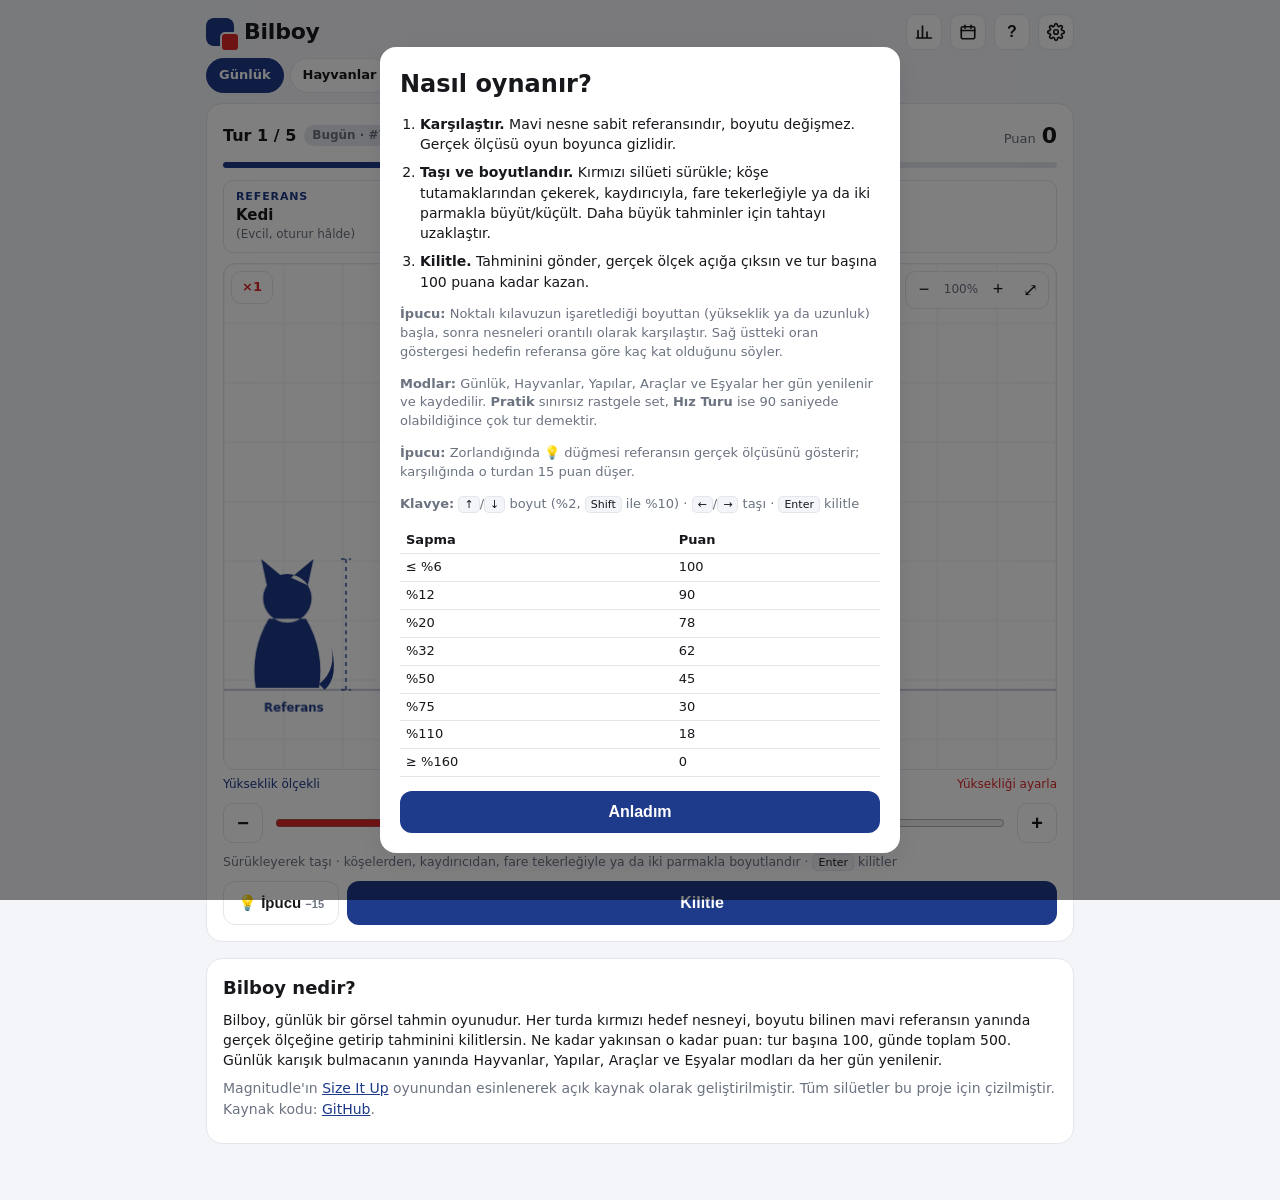
<file: index.html>
<!doctype html>
<html lang="tr">
<head>
  <meta charset="utf-8" />
  <meta name="viewport" content="width=device-width, initial-scale=1, maximum-scale=1, user-scalable=no, viewport-fit=cover" />
  <title>Bilboy — Günlük Boyut Tahmin Oyunu</title>
  <meta name="description" content="Kırmızı silüeti mavi referansın yanında gerçek boyutuna getir. Her gün 5 tur, 500 puan. Hayvanlar, yapılar, araçlar ve eşyalar." />
  <meta name="theme-color" content="#1e3a8a" media="(prefers-color-scheme: light)" />
  <meta name="theme-color" content="#0f1117" media="(prefers-color-scheme: dark)" />
  <meta property="og:title" content="Bilboy — Günlük Boyut Tahmin Oyunu" />
  <meta property="og:description" content="Gözün ölçeği ne kadar iyi biliyor? Her gün 5 karşılaştırma, 500 puan." />
  <meta property="og:image" content="https://xkudcobi.github.io/bilboy/icons/og.png" />
  <meta property="og:type" content="website" />
  <meta name="twitter:card" content="summary_large_image" />
  <link rel="manifest" href="manifest.webmanifest" />
  <link rel="icon" href="icons/icon-192.png" type="image/png" />
  <link rel="apple-touch-icon" href="icons/icon-192.png" />
  <link rel="stylesheet" href="style.css" />
</head>
<body>
  <header class="top">
    <a class="brand" href="./" aria-label="Bilboy ana sayfa">
      <span class="logo" aria-hidden="true"></span>
      <h1>Bilboy</h1>
    </a>
    <div class="top-actions">
      <button id="btn-stats" class="icon-btn" title="İstatistikler" aria-label="İstatistikler">
        <svg viewBox="0 0 24 24" width="18" height="18" fill="none" stroke="currentColor" stroke-width="2.2" stroke-linecap="round"><path d="M4 20V10M10 20V4M16 20v-8M22 20H2"/></svg>
      </button>
      <button id="btn-archive" class="icon-btn" title="Arşiv" aria-label="Arşiv">
        <svg viewBox="0 0 24 24" width="18" height="18" fill="none" stroke="currentColor" stroke-width="2.2" stroke-linecap="round" stroke-linejoin="round"><rect x="3" y="5" width="18" height="16" rx="2"/><path d="M3 10h18M8 3v4M16 3v4"/></svg>
      </button>
      <button id="btn-help" class="icon-btn" title="Nasıl oynanır?" aria-label="Nasıl oynanır?">?</button>
      <button id="btn-settings" class="icon-btn" title="Ayarlar" aria-label="Ayarlar">
        <svg viewBox="0 0 24 24" width="18" height="18" fill="none" stroke="currentColor" stroke-width="2.2" stroke-linecap="round" stroke-linejoin="round"><circle cx="12" cy="12" r="3"/><path d="M19.4 15a1.7 1.7 0 0 0 .3 1.8l.1.1a2 2 0 1 1-2.8 2.8l-.1-.1a1.7 1.7 0 0 0-1.8-.3 1.7 1.7 0 0 0-1 1.5V21a2 2 0 1 1-4 0v-.1a1.7 1.7 0 0 0-1.1-1.5 1.7 1.7 0 0 0-1.8.3l-.1.1a2 2 0 1 1-2.8-2.8l.1-.1a1.7 1.7 0 0 0 .3-1.8 1.7 1.7 0 0 0-1.5-1H3a2 2 0 1 1 0-4h.1a1.7 1.7 0 0 0 1.5-1.1 1.7 1.7 0 0 0-.3-1.8l-.1-.1a2 2 0 1 1 2.8-2.8l.1.1a1.7 1.7 0 0 0 1.8.3H9a1.7 1.7 0 0 0 1-1.5V3a2 2 0 1 1 4 0v.1a1.7 1.7 0 0 0 1 1.5 1.7 1.7 0 0 0 1.8-.3l.1-.1a2 2 0 1 1 2.8 2.8l-.1.1a1.7 1.7 0 0 0-.3 1.8V9a1.7 1.7 0 0 0 1.5 1H21a2 2 0 1 1 0 4h-.1a1.7 1.7 0 0 0-1.5 1z"/></svg>
      </button>
    </div>
  </header>

  <nav class="modes" id="modes" aria-label="Oyun modları"></nav>

  <main>
    <div id="challenge-banner" class="banner hidden"></div>

    <section id="game" class="card">
      <div class="hud">
        <div class="hud-left">
          <span id="round-label">Tur 1 / 5</span>
          <span id="mode-label" class="pill">Bugün</span>
        </div>
        <div class="hud-right">
          <span class="score-label">Puan</span>
          <span id="total-score">0</span>
        </div>
      </div>

      <div class="dots" id="round-dots"></div>

      <div class="names">
        <div class="name ref">
          <span class="tag">Referans</span>
          <strong id="ref-name">—</strong>
          <small id="ref-sub"></small>
          <small id="ref-hint" class="hint-val hidden"></small>
        </div>
        <div class="name target">
          <span class="tag">Hedef</span>
          <strong id="target-name">—</strong>
          <small id="target-sub"></small>
        </div>
      </div>

      <div class="board-wrap">
        <canvas id="board" width="840" height="510" aria-label="Oyun tahtası"></canvas>
        <div class="zoom">
          <button id="zoom-out" title="Tahtayı uzaklaştır" aria-label="Uzaklaştır">−</button>
          <span id="zoom-level">100%</span>
          <button id="zoom-in" title="Tahtayı yakınlaştır" aria-label="Yakınlaştır">+</button>
          <button id="zoom-fit" title="Sığdır" aria-label="Sığdır">⤢</button>
        </div>
        <div class="ratio" id="ratio">×1,0</div>
      </div>

      <div class="labels">
        <span id="ref-scale-label">Yükseklik ölçekli</span>
        <span id="target-scale-label">Yüksekliği ayarla</span>
      </div>

      <div class="controls" id="controls">
        <div class="fine">
          <button id="size-down" class="fine-btn" title="Küçült (↓)" aria-label="Küçült">−</button>
          <input id="size-range" type="range" min="0" max="1000" value="500" aria-label="Boyut" />
          <button id="size-up" class="fine-btn" title="Büyüt (↑)" aria-label="Büyüt">+</button>
        </div>
        <p class="hint">Sürükleyerek taşı · köşelerden, kaydırıcıdan, fare tekerleğiyle ya da iki parmakla boyutlandır · <kbd>Enter</kbd> kilitler</p>
        <div class="lock-row">
          <button id="btn-hint" class="ghost hint-btn" title="Referansın gerçek ölçüsünü gösterir; bu turdan 15 puan düşer">💡 İpucu <span class="cost">−15</span></button>
          <button id="btn-lock" class="primary">Kilitle</button>
        </div>
      </div>

      <div class="result hidden" id="result" aria-live="polite">
        <div class="result-grid">
          <div>
            <span class="k">Senin cevabın</span>
            <strong id="res-guess">—</strong>
          </div>
          <div>
            <span class="k">Gerçek</span>
            <strong id="res-actual">—</strong>
          </div>
          <div>
            <span class="k">Sapma</span>
            <strong id="res-error">—</strong>
          </div>
          <div class="pts">
            <span class="k">Puan</span>
            <strong><span id="res-score">0</span><span class="of">/ 100</span></strong>
          </div>
        </div>
        <div class="devbar" aria-hidden="true">
          <div class="devbar-track"><span class="devbar-marker" id="dev-marker"></span></div>
          <div class="devbar-labels"><span>Tam isabet</span><span>%50</span><span>%100</span><span>%160+</span></div>
        </div>
        <p id="res-fact" class="fact"></p>
        <button id="btn-next" class="primary">Sonraki tur</button>
      </div>
    </section>

    <section id="final" class="card hidden">
      <h2 id="final-title">Bugünkü sonucun</h2>
      <div class="final-score"><span id="final-pts">0</span><span class="of">/ 500</span></div>
      <p id="final-msg"></p>
      <p id="final-compare" class="compare hidden"></p>
      <ol id="final-rounds" class="final-rounds"></ol>
      <div id="final-badges" class="badges-earned hidden"></div>
      <h3 class="ladder-title">Günün nesneleri, küçükten büyüğe</h3>
      <div id="ladder" class="ladder"></div>
      <div class="final-actions">
        <button id="btn-share" class="primary">Paylaş</button>
        <button id="btn-share-img" class="ghost">Görsel kart</button>
        <button id="btn-challenge" class="ghost">Meydan oku</button>
      </div>
      <div class="final-actions">
        <button id="btn-practice" class="ghost">Pratik oyna</button>
        <button id="btn-review" class="ghost">Turları incele</button>
      </div>
      <p id="countdown" class="note"></p>
      <p id="share-note" class="note"></p>
    </section>

    <section class="card about">
      <h2>Bilboy nedir?</h2>
      <p>Bilboy, günlük bir görsel tahmin oyunudur. Her turda kırmızı hedef nesneyi, boyutu bilinen mavi referansın yanında gerçek ölçeğine getirip tahminini kilitlersin. Ne kadar yakınsan o kadar puan: tur başına 100, günde toplam 500. Günlük karışık bulmacanın yanında Hayvanlar, Yapılar, Araçlar ve Eşyalar modları da her gün yenilenir.</p>
      <p class="note">Magnitudle'ın <a href="https://magnitudle.com/size-it-up" target="_blank" rel="noopener">Size It Up</a> oyunundan esinlenerek açık kaynak olarak geliştirilmiştir. Tüm silüetler bu proje için çizilmiştir. Kaynak kodu: <a href="https://github.com/xkudcobi/bilboy" target="_blank" rel="noopener">GitHub</a>.</p>
    </section>
  </main>

  <div id="help" class="modal hidden" role="dialog" aria-modal="true">
    <div class="modal-box">
      <h2>Nasıl oynanır?</h2>
      <ol class="steps">
        <li><b>Karşılaştır.</b> Mavi nesne sabit referansındır, boyutu değişmez. Gerçek ölçüsü oyun boyunca gizlidir.</li>
        <li><b>Taşı ve boyutlandır.</b> Kırmızı silüeti sürükle; köşe tutamaklarından çekerek, kaydırıcıyla, fare tekerleğiyle ya da iki parmakla büyüt/küçült. Daha büyük tahminler için tahtayı uzaklaştır.</li>
        <li><b>Kilitle.</b> Tahminini gönder, gerçek ölçek açığa çıksın ve tur başına 100 puana kadar kazan.</li>
      </ol>
      <p class="tip"><b>İpucu:</b> Noktalı kılavuzun işaretlediği boyuttan (yükseklik ya da uzunluk) başla, sonra nesneleri orantılı olarak karşılaştır. Sağ üstteki oran göstergesi hedefin referansa göre kaç kat olduğunu söyler.</p>
      <p class="tip"><b>Modlar:</b> Günlük, Hayvanlar, Yapılar, Araçlar ve Eşyalar her gün yenilenir ve kaydedilir. <b>Pratik</b> sınırsız rastgele set, <b>Hız Turu</b> ise 90 saniyede olabildiğince çok tur demektir.</p>
      <p class="tip"><b>İpucu:</b> Zorlandığında 💡 düğmesi referansın gerçek ölçüsünü gösterir; karşılığında o turdan 15 puan düşer.</p>
      <p class="tip"><b>Klavye:</b> <kbd>↑</kbd>/<kbd>↓</kbd> boyut (%2, <kbd>Shift</kbd> ile %10) · <kbd>←</kbd>/<kbd>→</kbd> taşı · <kbd>Enter</kbd> kilitle</p>
      <table class="scoring">
        <tr><th>Sapma</th><th>Puan</th></tr>
        <tr><td>≤ %6</td><td>100</td></tr>
        <tr><td>%12</td><td>90</td></tr>
        <tr><td>%20</td><td>78</td></tr>
        <tr><td>%32</td><td>62</td></tr>
        <tr><td>%50</td><td>45</td></tr>
        <tr><td>%75</td><td>30</td></tr>
        <tr><td>%110</td><td>18</td></tr>
        <tr><td>≥ %160</td><td>0</td></tr>
      </table>
      <button id="btn-help-close" class="primary">Anladım</button>
    </div>
  </div>

  <div id="stats" class="modal hidden" role="dialog" aria-modal="true">
    <div class="modal-box">
      <div class="modal-head"><h2>İstatistikler</h2><button class="icon-btn modal-close" data-close="stats" aria-label="Kapat">×</button></div>
      <div class="stat-grid" id="stat-grid"></div>
      <h3>Puan dağılımı</h3>
      <div class="hist" id="hist"></div>
      <h3>Rozetler</h3>
      <div class="badges" id="badges"></div>
    </div>
  </div>

  <div id="archive" class="modal hidden" role="dialog" aria-modal="true">
    <div class="modal-box">
      <div class="modal-head"><h2 id="archive-title">Arşiv</h2><button class="icon-btn modal-close" data-close="archive" aria-label="Kapat">×</button></div>
      <p class="note">Geçmiş günlerin bulmacalarını oynayabilirsin. Arşiv skorları seriyi etkilemez.</p>
      <div class="archive-list" id="archive-list"></div>
    </div>
  </div>

  <div id="settings" class="modal hidden" role="dialog" aria-modal="true">
    <div class="modal-box">
      <div class="modal-head"><h2>Ayarlar</h2><button class="icon-btn modal-close" data-close="settings" aria-label="Kapat">×</button></div>
      <div class="setting">
        <span>Tema</span>
        <div class="seg" id="theme-seg">
          <button data-theme="">Otomatik</button><button data-theme="light">Açık</button><button data-theme="dark">Koyu</button>
        </div>
      </div>
      <div class="setting">
        <span>Ses efektleri</span>
        <div class="seg" id="sound-seg"><button data-sound="1">Açık</button><button data-sound="0">Kapalı</button></div>
      </div>
      <div class="setting">
        <span>Titreşim (mobil)</span>
        <div class="seg" id="vibe-seg"><button data-vibe="1">Açık</button><button data-vibe="0">Kapalı</button></div>
      </div>
      <p class="note">Veriler yalnızca bu tarayıcıda saklanır.</p>
      <button id="btn-reset" class="ghost danger">Tüm verileri sıfırla</button>
    </div>
  </div>

  <canvas id="confetti" class="confetti" aria-hidden="true"></canvas>
  <div id="toast" class="toast hidden"></div>

  <script src="data.js"></script>
  <script src="game.js"></script>
</body>
</html>
</file>
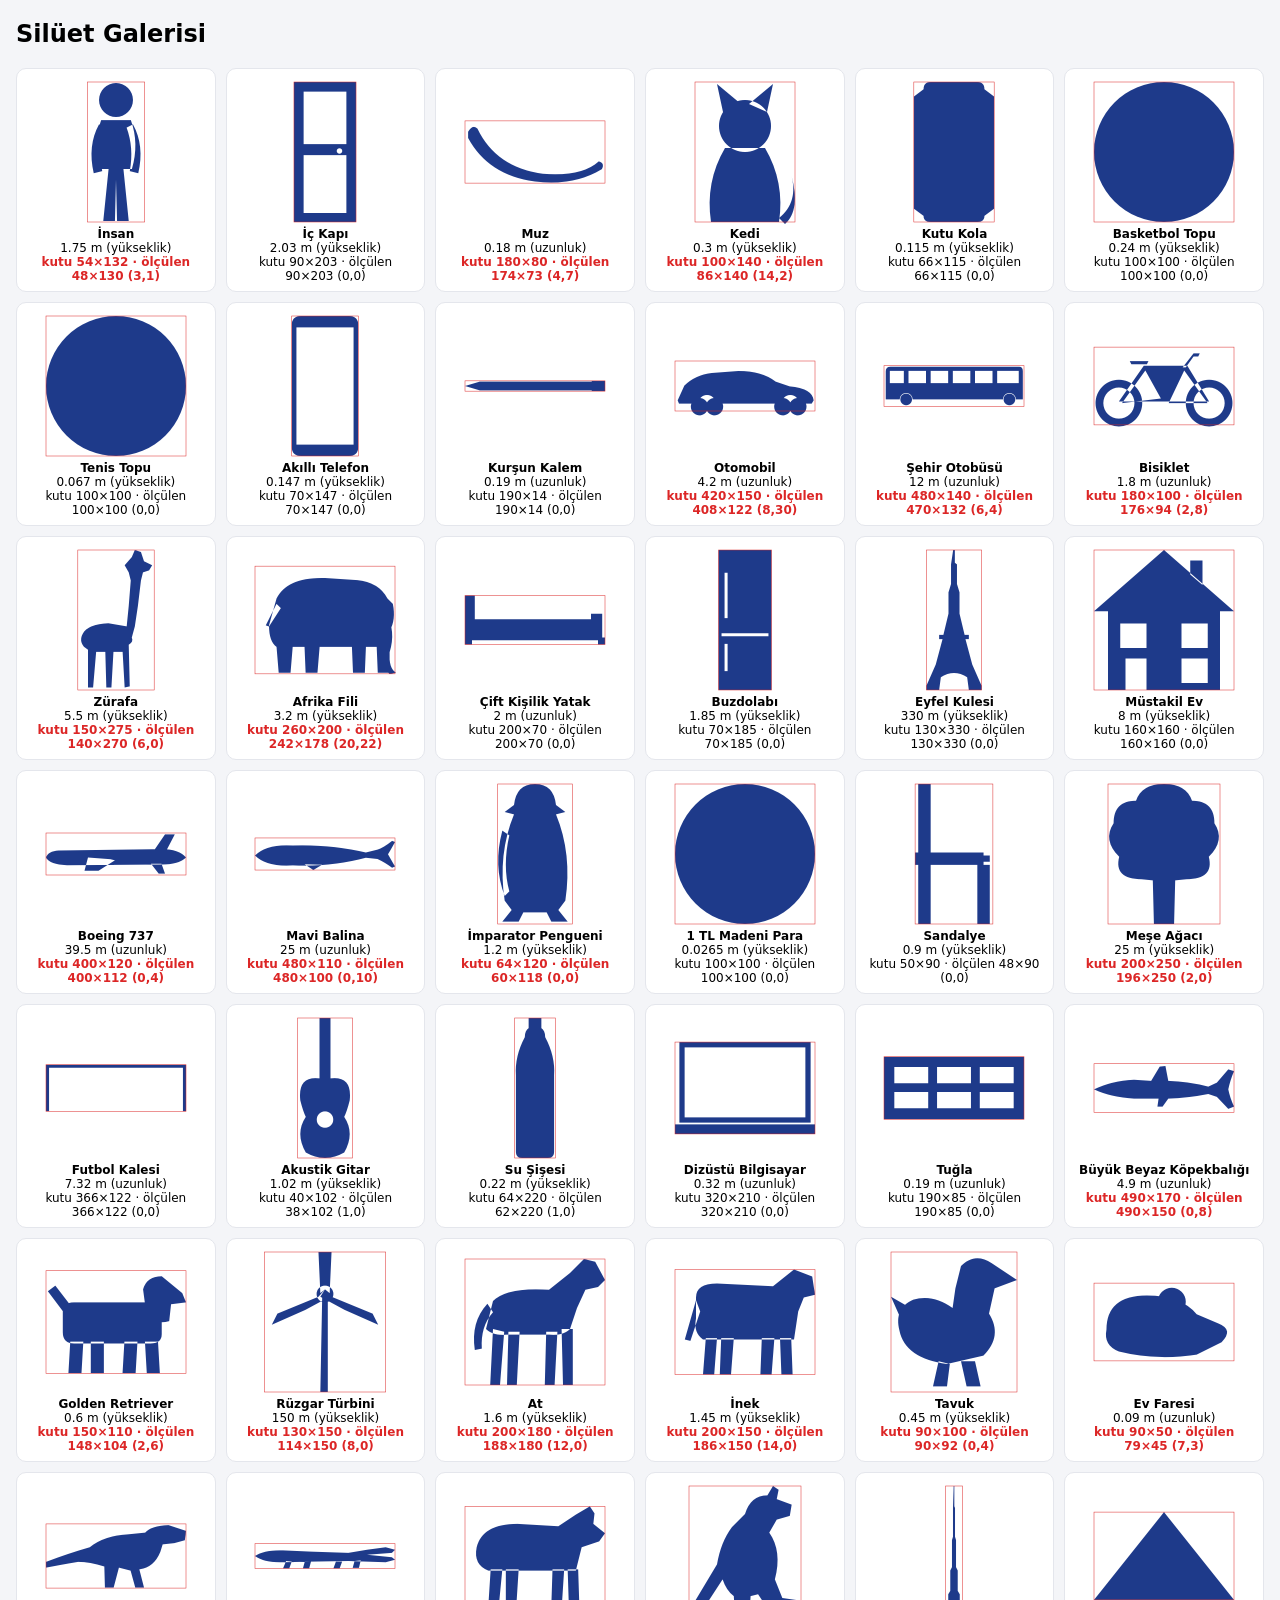
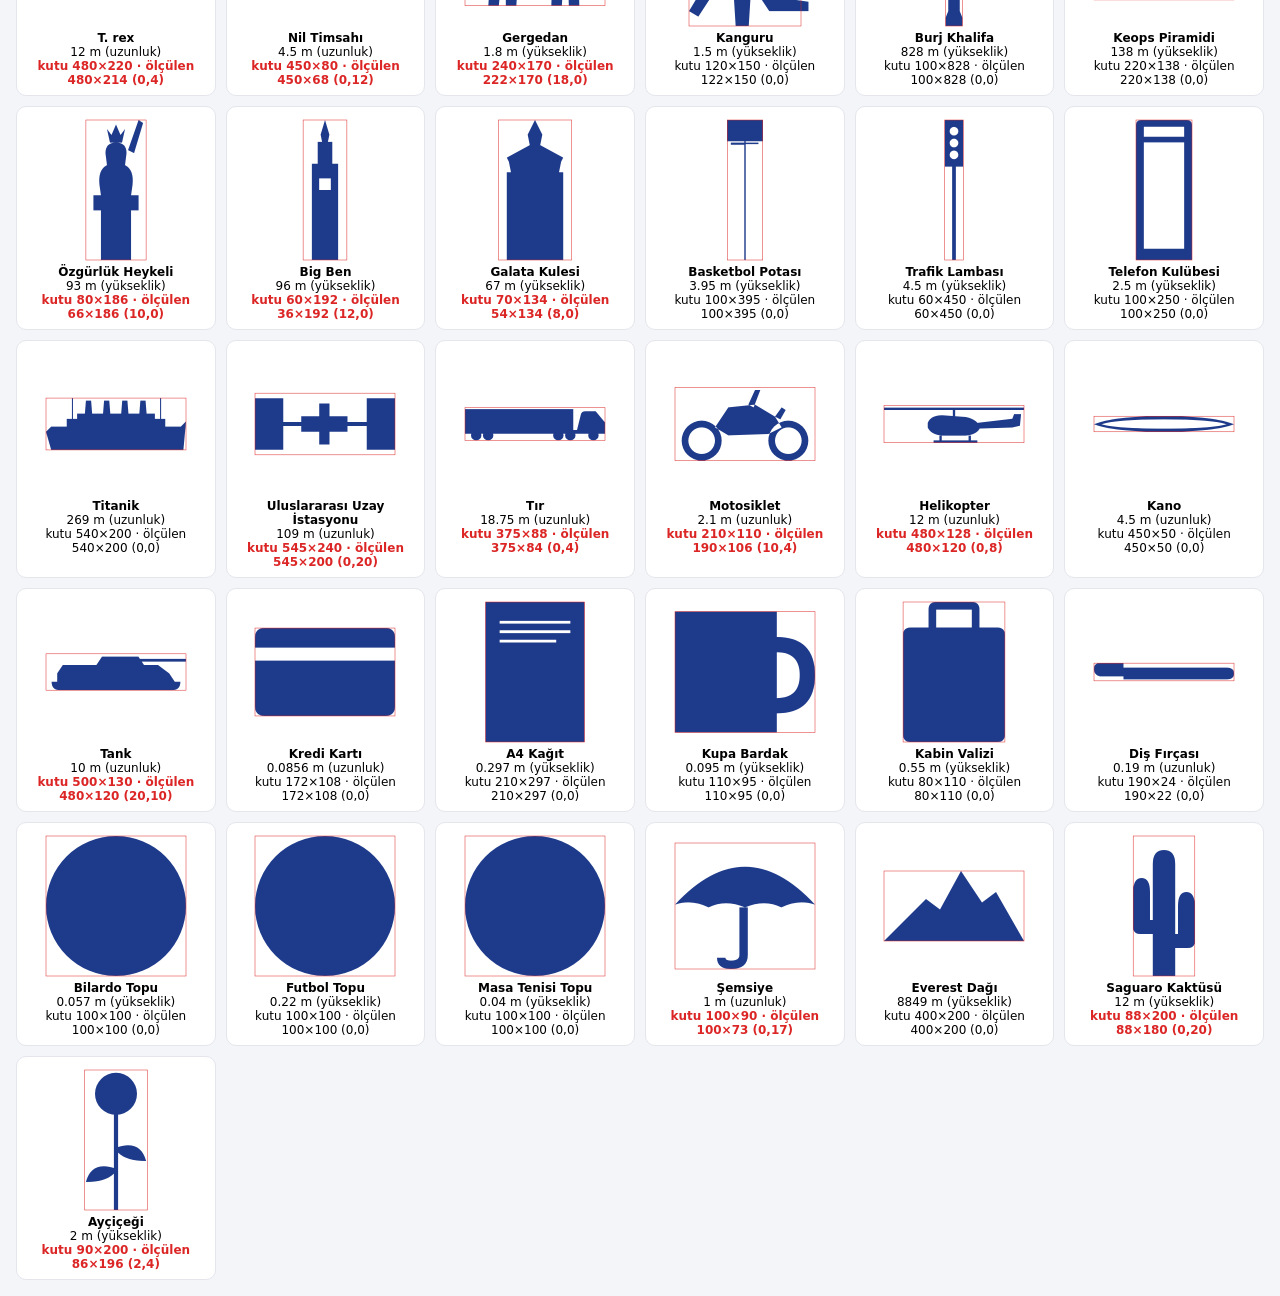
<file: shapes.html>
<!doctype html><html lang="tr"><head><meta charset="utf-8"><title>Boyutla — Silüet Galerisi</title>
<style>body{font-family:system-ui;background:#f4f5f8;margin:16px}.g{display:grid;grid-template-columns:repeat(auto-fill,minmax(170px,1fr));gap:10px}
.c{background:#fff;border:1px solid #e4e6ec;border-radius:10px;padding:8px;text-align:center;font-size:12px}canvas{width:150px;height:150px;display:block;margin:0 auto}
.bad{color:#dc2626;font-weight:700}</style></head><body><h2>Silüet Galerisi</h2><div class="g" id="g"></div>
<script src="data.js"></script><script>
const g=document.getElementById('g');
for(const s of SHAPES){const d=document.createElement('div');d.className='c';const c=document.createElement('canvas');c.width=300;c.height=300;const x=c.getContext('2d');
const f=Math.min(280/s.nW,280/s.nH);x.translate((300-s.nW*f)/2,(300-s.nH*f)/2);x.scale(f,f);x.fillStyle='#1e3a8a';x.fill(new Path2D(s.path),s.fillRule||'nonzero');
x.strokeStyle='#dc2626';x.lineWidth=1/f;x.strokeRect(0,0,s.nW,s.nH);
// gerçek sınırları ölç
const m=document.createElement('canvas');m.width=Math.ceil(s.nW)+4;m.height=Math.ceil(s.nH)+4;const mx=m.getContext('2d');mx.translate(2,2);mx.fill(new Path2D(s.path),s.fillRule||'nonzero');
const im=mx.getImageData(0,0,m.width,m.height).data;let l=1e9,r=-1,t=1e9,b=-1;for(let y=0;y<m.height;y++)for(let X=0;X<m.width;X++){if(im[(y*m.width+X)*4+3]>0){if(X<l)l=X;if(X>r)r=X;if(y<t)t=y;if(y>b)b=y;}}
const w=r-l+1,h=b-t+1;const ok=Math.abs(w-s.nW)<=2&&Math.abs(h-s.nH)<=2;
d.appendChild(c);d.insertAdjacentHTML('beforeend',`<b>${s.name}</b><br>${s.realM} m ${s.horiz?'(uzunluk)':'(yükseklik)'}<br><span class="${ok?'':'bad'}">kutu ${s.nW}×${s.nH} · ölçülen ${w}×${h} (${l-2},${t-2})</span>`);g.appendChild(d);}
</script></body></html>
</file>
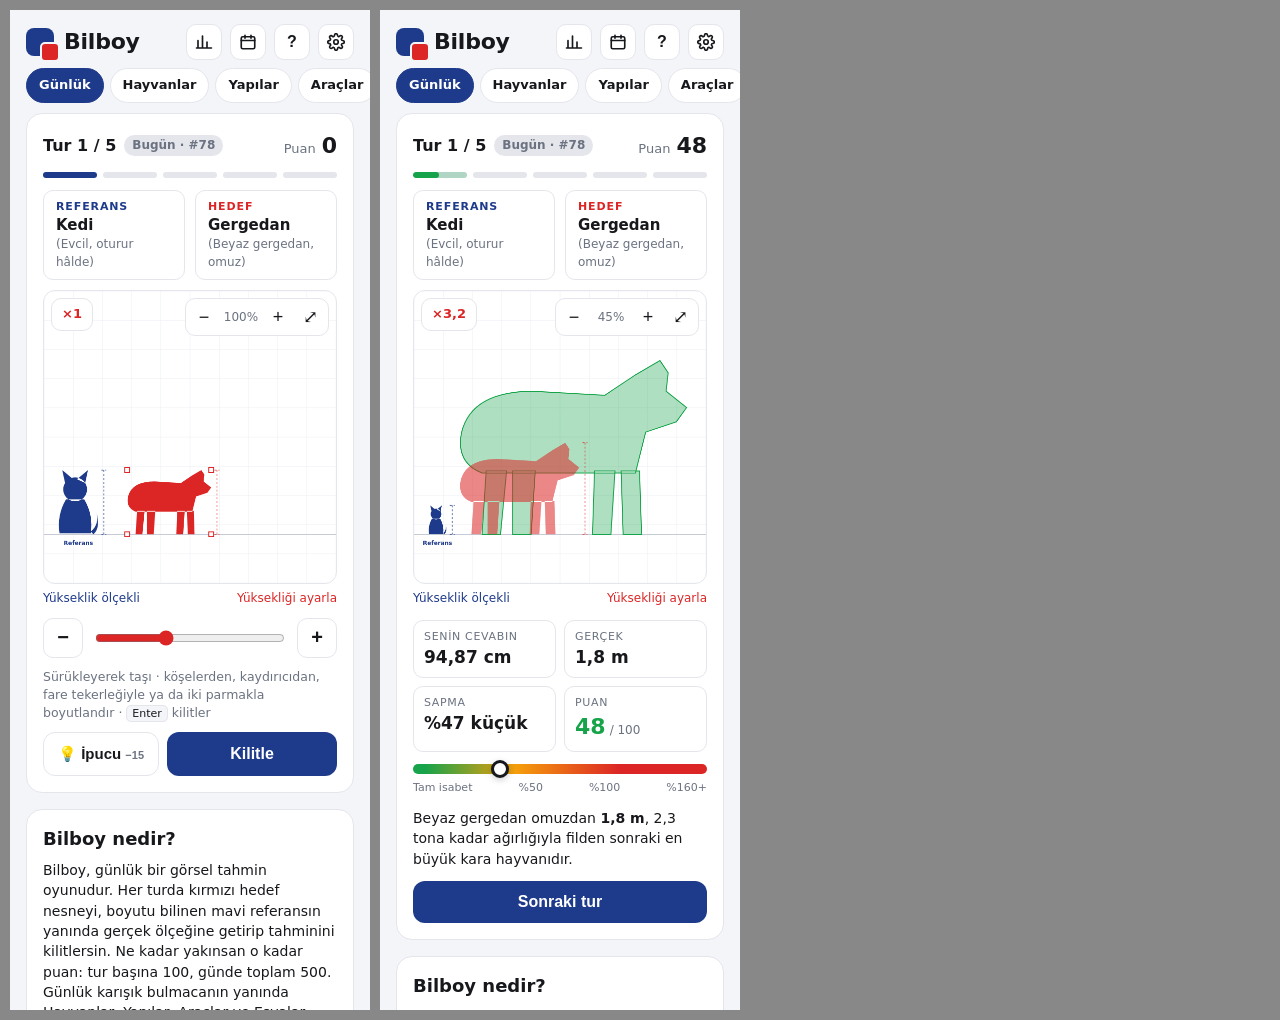
<file: tools/mobile.html>
<!doctype html><html><head><meta charset="utf-8"><style>body{margin:0;background:#888;display:flex;gap:10px;padding:10px}iframe{border:0;background:#fff}</style></head>
<body>
<iframe id="a" width="360" height="1000" src="shot-light.html"></iframe>
<iframe id="b" width="360" height="1000" src="test.html?stop=result"></iframe>
<script>
// yatay taşma kontrolü
setTimeout(()=>{for(const id of ["a","b"]){const f=document.getElementById(id);try{const d=f.contentDocument;const o=d.documentElement.scrollWidth>d.documentElement.clientWidth;const t=d.createElement("div");t.textContent=(o?"TAŞMA VAR ":"taşma yok ")+d.documentElement.scrollWidth+"/"+d.documentElement.clientWidth;t.style.cssText="position:fixed;top:0;left:0;background:#000;color:#fff;font:12px monospace;z-index:99;padding:2px";d.body.appendChild(t)}catch(e){}}},6000);
</script></body></html>
</file>
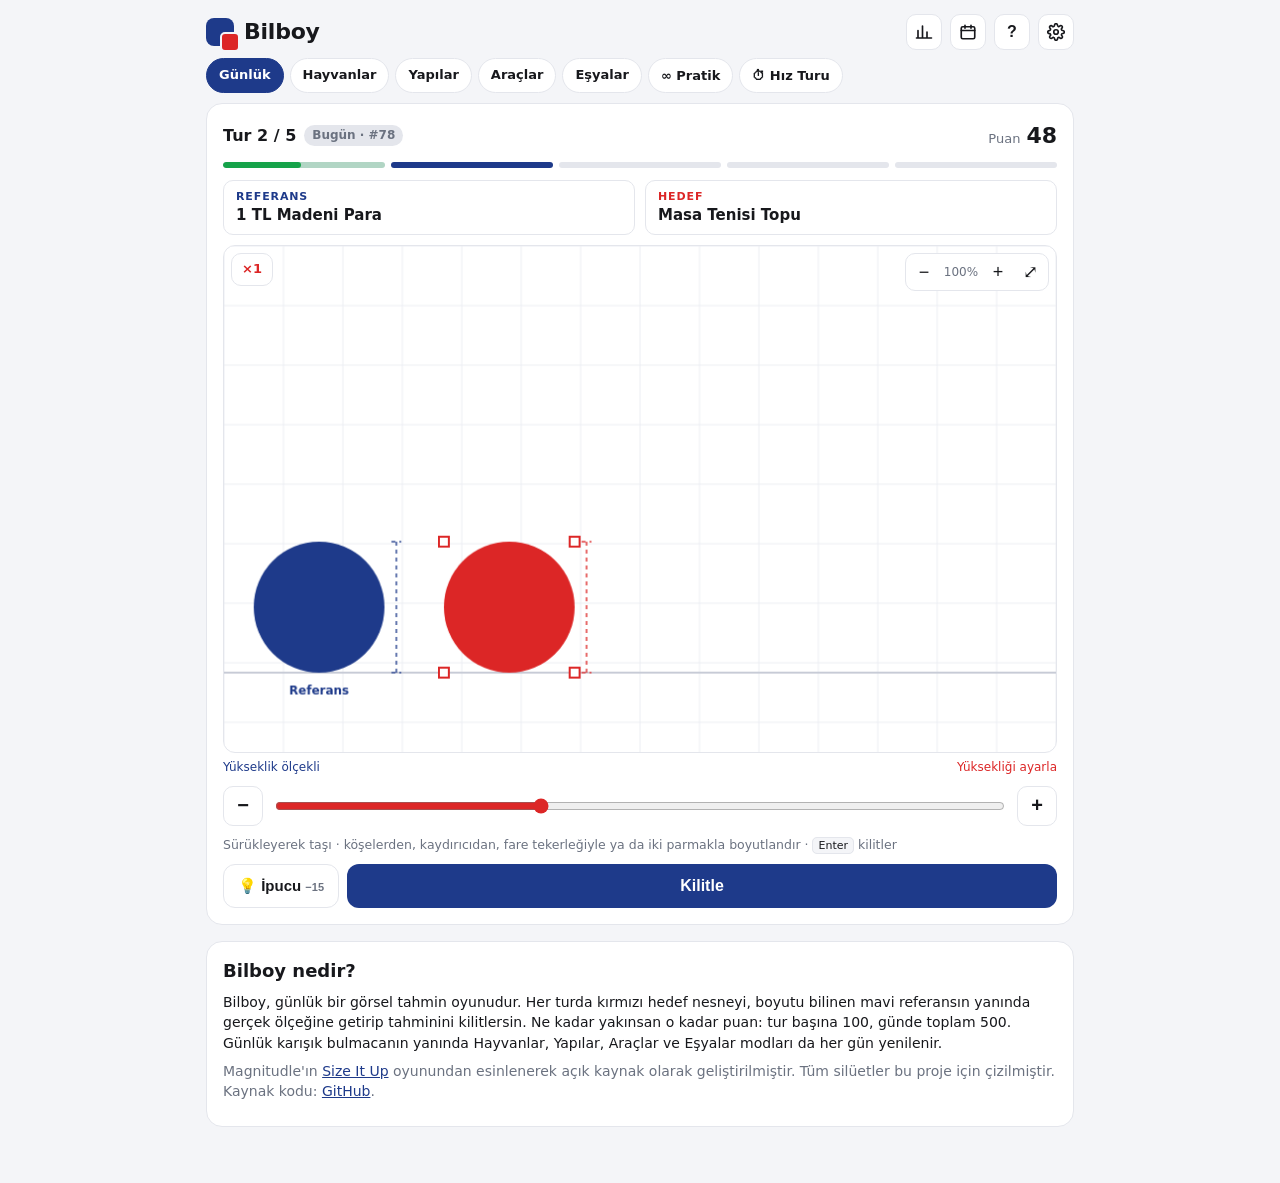
<file: tools/shot-light.html>
<!doctype html><html><head><meta charset="utf-8"><script>
localStorage.setItem("bilboy:help-seen","1");
document.addEventListener("DOMContentLoaded",()=>{});
location.replace("../index.html");
</script></head><body></body></html>
</file>
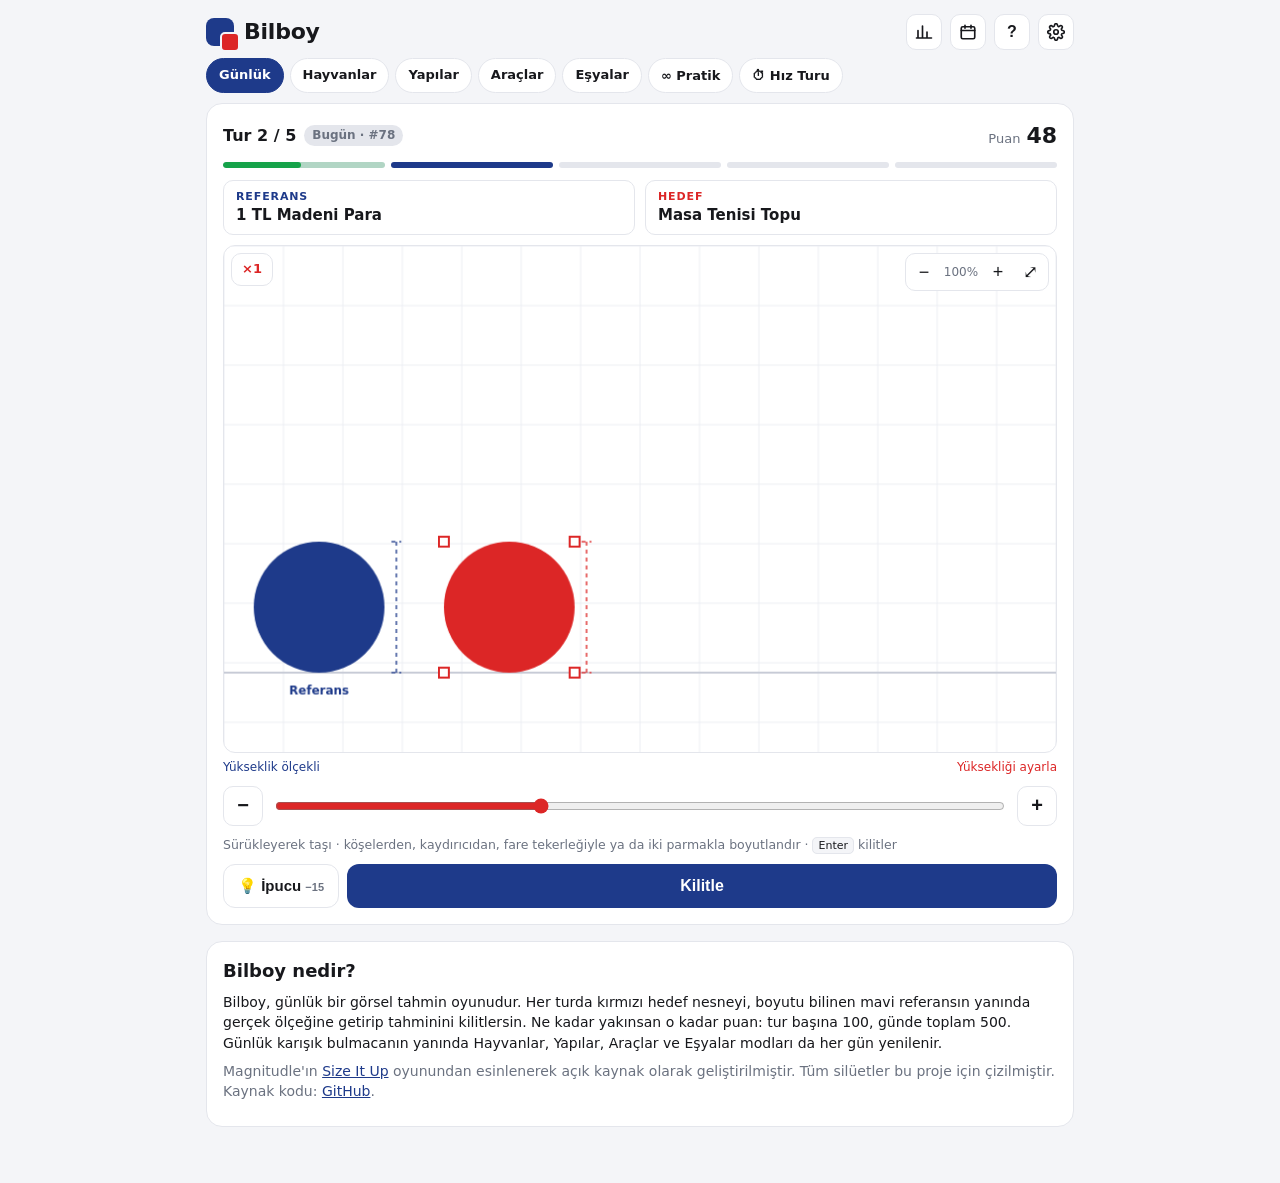
<file: tools/shot.html>
<!doctype html><html><head><meta charset="utf-8"><script>
// Ekran görüntüsü yardımcısı: yardım penceresini kapatıp oyunu istenen aşamaya getirir
localStorage.setItem("bilboy:help-seen","1");
const q=new URLSearchParams(location.search);
if(q.get("state")==="result"){ /* index içinde otomasyon yok; sadece yardımı kapat */ }
location.replace("../index.html"+(q.get("q")||""));
</script></head><body></body></html>
</file>
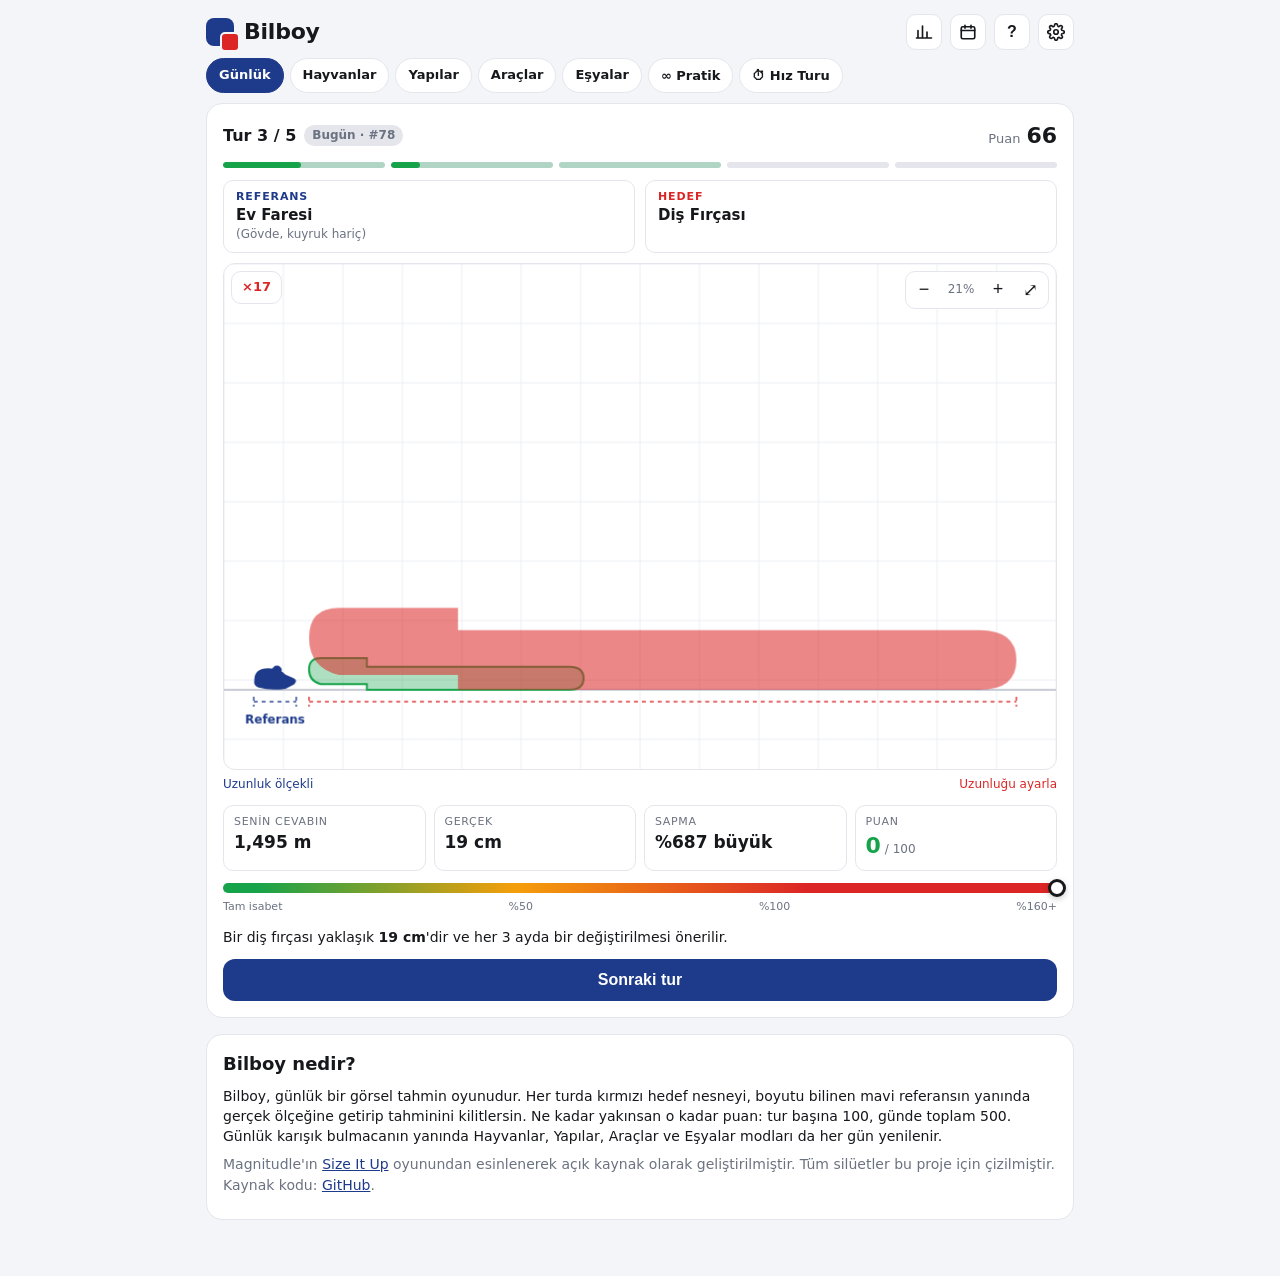
<file: tools/test.html>
<!doctype html><html lang="tr"><head><meta charset="utf-8"><title>test</title>
<script>
window.__errs=[];window.onerror=(m,s,l,c)=>{__errs.push(m+" @"+l+":"+c);const d=document.createElement("pre");d.id="err";d.textContent="ERR "+m+" @"+l+":"+c;document.body.prepend(d)};
window.addEventListener("unhandledrejection",e=>__errs.push("rej:"+e.reason));
</script>
<link rel="stylesheet" href="../style.css"></head>
<body><div id="app"></div>
<script>
// index.html gövdesini yükle (script'ler hariç), sonra data.js + game.js çalıştır
(async()=>{
  const html=await (await fetch("../index.html")).text();
  const body=html.slice(html.indexOf("<body>")+6, html.indexOf("</body>")).replace(/<script[\s\S]*?<\/script>/g,"");
  document.getElementById("app").innerHTML=body;
  for(const f of ["../data.js","../game.js"]){const s=document.createElement("script");s.src=f;await new Promise((ok,err)=>{s.onload=ok;s.onerror=()=>err(f);document.body.appendChild(s)});}
  const log=[];const $=id=>document.getElementById(id);
  const click=id=>$(id).click();
  try{
    log.push("mode tabs: "+document.querySelectorAll(".mode").length);
    log.push("help open: "+!$("help").classList.contains("hidden"));
    click("btn-help-close");
    // 5 tur oyna: her turda kaydırıcıyı farklı konuma getir
    const stop=new URLSearchParams(location.search).get("stop");
    if(new URLSearchParams(location.search).get("speed")){
      document.getElementById("mode-speed").click();
      for(let i=0;i<4;i++){ const r=$("size-range"); r.value=500+i*60; r.dispatchEvent(new Event("input")); click("btn-lock"); log.push("hız tur "+(i+1)+": "+$("res-score").textContent+" etiket="+$("mode-label").textContent+" next gizli="+$("btn-next").classList.contains("hidden")); await new Promise(r=>setTimeout(r,1600)); }
      log.push("toplam="+$("total-score").textContent+" tur etiketi="+$("round-label").textContent);
      document.title="DONE"; const pre=document.createElement("pre");pre.id="out";pre.textContent="ERRORS:\n"+__errs.join("\n")+"\nLOG:\n"+log.join("\n");document.body.prepend(pre); return;
    }
    for(let i=0;i<5;i++){
      if(i===0&&new URLSearchParams(location.search).get("hint")){click("btn-hint");log.push("ipucu: "+$("ref-hint").textContent+" btn disabled="+$("btn-hint").disabled);}
      const r=$("size-range"); r.value=[500,700,300,650,520][i]; r.dispatchEvent(new Event("input"));
      log.push(`tur ${i+1}: ${$("target-name").textContent} vs ${$("ref-name").textContent} oran=${$("ratio").textContent}`);
      click("btn-lock");
      log.push(`  -> cevap ${$("res-guess").textContent} gerçek ${$("res-actual").textContent} sapma ${$("res-error").textContent} puan ${$("res-score").textContent}`);
      await new Promise(r=>setTimeout(r,800));
      if(stop==="result"){document.title="DONE";return;}
      click("btn-next");
    }
    if(stop==="final"){document.title="DONE";return;}
    log.push("final gizli mi: "+$("final").classList.contains("hidden")+" toplam="+$("final-pts").textContent+" başlık="+$("final-title").textContent);
    log.push("rozet: "+$("final-badges").textContent.trim());
    log.push("countdown: "+$("countdown").textContent);
    click("btn-settings"); document.querySelector("#theme-seg [data-theme=light]").click(); log.push("tema: "+document.documentElement.dataset.theme+" settings="+localStorage.getItem("bilboy:settings")); document.querySelector("[data-close=settings]").click();
    click("btn-stats"); log.push("stats: "+$("stat-grid").textContent.replace(/\s+/g," ")); 
    document.querySelector('[data-close="stats"]').click();
    click("btn-archive"); log.push("archive rows: "+document.querySelectorAll(".archive-row").length+" "+document.querySelector(".archive-row").textContent);
    document.querySelector('[data-close="archive"]').click();
    click("btn-review"); log.push("review tur1: "+$("res-score").textContent+" btn="+$("btn-next").textContent);
    // storage
    log.push("storage keys: "+Object.keys(localStorage).join(","));
    // yeniden yükleme simülasyonu: aynı sayfada tekrar başlatılamaz; kaydı kontrol et
    const g=JSON.parse(localStorage.getItem("bilboy:g:gunluk:"+new Date().toISOString().slice(0,10)));
    log.push("saved done="+(g&&g.done)+" total="+(g&&g.total));
  }catch(e){log.push("TEST ERR: "+e.stack)}
  document.title="DONE";
  const pre=document.createElement("pre");pre.id="out";pre.textContent="ERRORS:\n"+__errs.join("\n")+"\nLOG:\n"+log.join("\n");document.body.prepend(pre);
})();
</script></body></html>
</file>
<file: style.css>
:root {
  --bg: #f4f5f8;
  --card: #ffffff;
  --text: #17181c;
  --muted: #6b7280;
  --line: #e4e6ec;
  --ref: #1e3a8a;
  --target: #dc2626;
  --correct: #16a34a;
  --warn: #f59e0b;
  --accent: #1e3a8a;
  --accent-text: #ffffff;
  --grid: #eceef3;
  --ground: #c7cbd6;
  --shadow: 0 10px 30px rgba(20, 30, 60, 0.08);
}
@media (prefers-color-scheme: dark) {
  :root:not([data-theme="light"]) {
    --bg: #0f1117;
    --card: #181b23;
    --text: #eef0f5;
    --muted: #9aa1ae;
    --line: #2a2e3a;
    --ref: #60a5fa;
    --target: #f87171;
    --correct: #4ade80;
    --warn: #fbbf24;
    --accent: #60a5fa;
    --accent-text: #0f1117;
    --grid: #1f2330;
    --ground: #3a4052;
    --shadow: 0 10px 30px rgba(0, 0, 0, 0.35);
  }
}
:root[data-theme="dark"] {
    --bg: #0f1117;
    --card: #181b23;
    --text: #eef0f5;
    --muted: #9aa1ae;
    --line: #2a2e3a;
    --ref: #60a5fa;
    --target: #f87171;
    --correct: #4ade80;
    --warn: #fbbf24;
    --accent: #60a5fa;
    --accent-text: #0f1117;
    --grid: #1f2330;
    --ground: #3a4052;
    --shadow: 0 10px 30px rgba(0, 0, 0, 0.35);
}

* { box-sizing: border-box; }
html, body { margin: 0; }
body {
  background: var(--bg);
  color: var(--text);
  font-family: system-ui, -apple-system, "Segoe UI", Roboto, sans-serif;
  line-height: 1.45;
  -webkit-font-smoothing: antialiased;
  padding-bottom: env(safe-area-inset-bottom);
}
a { color: var(--accent); }
kbd {
  font-family: inherit; font-size: 11px; padding: 1px 5px; border-radius: 5px;
  border: 1px solid var(--line); background: var(--bg); color: var(--text);
}

/* ---- üst çubuk ---- */
.top {
  display: flex; align-items: center; justify-content: space-between;
  max-width: 900px; margin: 0 auto; padding: 14px 16px 8px;
}
.brand { display: flex; align-items: center; gap: 10px; text-decoration: none; color: inherit; }
.brand h1 { font-size: 22px; margin: 0; letter-spacing: -0.01em; }
.logo {
  width: 28px; height: 28px; border-radius: 8px; background: var(--ref);
  position: relative;
}
.logo::after {
  content: ""; position: absolute; right: -6px; bottom: -6px;
  width: 16px; height: 16px; border-radius: 5px; background: var(--target);
  border: 2px solid var(--bg);
}
.top-actions { display: flex; gap: 8px; }
.icon-btn {
  width: 36px; height: 36px; border-radius: 10px; border: 1px solid var(--line);
  background: var(--card); color: var(--text); font-weight: 700; cursor: pointer;
  display: inline-flex; align-items: center; justify-content: center; font-size: 16px;
}
.icon-btn:hover { border-color: var(--muted); }

/* ---- mod sekmeleri ---- */
.modes {
  max-width: 900px; margin: 0 auto; padding: 0 16px 10px;
  display: flex; gap: 6px; overflow-x: auto; scrollbar-width: none;
}
.modes::-webkit-scrollbar { display: none; }
.mode {
  flex: 0 0 auto; padding: 7px 12px; border-radius: 999px; border: 1px solid var(--line);
  background: var(--card); color: var(--text); text-decoration: none; font-size: 13px; font-weight: 600;
  display: inline-flex; align-items: center; gap: 6px; white-space: nowrap;
}
.mode.active { background: var(--accent); color: var(--accent-text); border-color: var(--accent); }
.mode-btn { cursor: pointer; font-family: inherit; }
:focus-visible { outline: 2px solid var(--accent); outline-offset: 2px; }
.mode-done {
  font-size: 11px; padding: 1px 6px; border-radius: 999px; background: var(--correct); color: #fff;
}
.mode.active .mode-done { background: rgba(255,255,255,0.25); }

main { max-width: 900px; margin: 0 auto; padding: 0 16px 40px; }
.card {
  background: var(--card); border: 1px solid var(--line); border-radius: 16px;
  padding: 16px; margin-bottom: 16px;
}
.hidden { display: none !important; }
.muted { color: var(--muted); }

.banner {
  border-radius: 12px; padding: 10px 14px; margin-bottom: 12px; font-size: 14px;
  background: color-mix(in srgb, var(--warn) 18%, var(--card)); border: 1px solid color-mix(in srgb, var(--warn) 50%, var(--line));
}

/* ---- HUD ---- */
.hud { display: flex; justify-content: space-between; align-items: center; }
.hud-left { display: flex; align-items: center; gap: 8px; font-weight: 600; flex-wrap: wrap; }
.pill {
  font-size: 12px; padding: 2px 8px; border-radius: 999px;
  background: var(--line); color: var(--muted); font-weight: 600;
}
.hud-right { display: flex; align-items: baseline; gap: 6px; }
.score-label { color: var(--muted); font-size: 13px; }
#total-score { font-size: 22px; font-weight: 800; }

.dots { display: flex; gap: 6px; margin: 10px 0 12px; }
.dots span { flex: 1; height: 6px; border-radius: 3px; background: var(--line); position: relative; overflow: hidden; }
.dots span.active { background: var(--accent); }
.dots span.done::after {
  content: ""; position: absolute; inset: 0; width: calc(var(--p, 0) * 100%); background: var(--correct); border-radius: 3px;
}
.dots span.done { background: color-mix(in srgb, var(--correct) 25%, var(--line)); }

.names { display: grid; grid-template-columns: 1fr 1fr; gap: 10px; margin-bottom: 10px; }
.name { display: flex; flex-direction: column; padding: 8px 12px; border-radius: 10px; border: 1px solid var(--line); min-width: 0; }
.name .tag { font-size: 11px; text-transform: uppercase; letter-spacing: 0.08em; font-weight: 700; }
.name.ref .tag { color: var(--ref); }
.name.target .tag { color: var(--target); }
.name strong { font-size: 15px; overflow-wrap: anywhere; }
.name small { color: var(--muted); font-size: 12px; }

/* ---- tahta ---- */
.board-wrap { position: relative; }
#board {
  display: block; width: 100%; height: auto; border-radius: 12px;
  border: 1px solid var(--line); background: var(--card);
  touch-action: none; user-select: none; -webkit-user-select: none;
  cursor: default;
}
.zoom {
  position: absolute; right: 8px; top: 8px; display: flex; gap: 2px; align-items: center;
  background: var(--card); border: 1px solid var(--line); border-radius: 10px; padding: 3px;
}
.zoom button {
  width: 30px; height: 30px; border: 0; border-radius: 8px; background: transparent;
  color: var(--text); font-size: 18px; cursor: pointer;
}
.zoom button:hover { background: var(--line); }
.zoom span { font-size: 12px; color: var(--muted); min-width: 40px; text-align: center; }
.ratio {
  position: absolute; left: 8px; top: 8px; font-size: 13px; font-weight: 700; color: var(--target);
  background: var(--card); border: 1px solid var(--line); border-radius: 10px; padding: 6px 10px;
  font-variant-numeric: tabular-nums;
}

.labels { display: flex; justify-content: space-between; font-size: 12px; color: var(--muted); margin-top: 6px; }
#ref-scale-label { color: var(--ref); }
#target-scale-label { color: var(--target); }

/* ---- kontroller ---- */
.controls { margin-top: 10px; display: flex; flex-direction: column; gap: 10px; }
.fine { display: flex; align-items: center; gap: 10px; }
.fine-btn {
  width: 40px; height: 40px; border-radius: 10px; border: 1px solid var(--line); background: var(--card);
  color: var(--text); font-size: 20px; font-weight: 700; cursor: pointer; flex: 0 0 auto;
}
.fine-btn:hover { border-color: var(--muted); }
input[type="range"] { flex: 1; accent-color: var(--target); height: 32px; min-width: 0; }
.hint { margin: 0; color: var(--muted); font-size: 12.5px; }

button.primary {
  background: var(--accent); color: var(--accent-text); border: 0; border-radius: 12px;
  padding: 12px 18px; font-size: 16px; font-weight: 700; cursor: pointer; width: 100%;
}
button.primary:hover { filter: brightness(1.08); }
button.primary:disabled { opacity: 0.5; cursor: not-allowed; }
button.ghost {
  background: transparent; color: var(--text); border: 1px solid var(--line); border-radius: 12px;
  padding: 12px 18px; font-size: 15px; font-weight: 600; cursor: pointer; width: 100%;
}
button.ghost:hover { border-color: var(--muted); }

/* ---- tur sonucu ---- */
.result { margin-top: 12px; animation: rise 0.35s ease-out; }
@keyframes rise { from { opacity: 0; transform: translateY(8px); } to { opacity: 1; transform: none; } }
.result-grid { display: grid; grid-template-columns: repeat(4, 1fr); gap: 8px; }
.result-grid > div {
  border: 1px solid var(--line); border-radius: 10px; padding: 8px 10px;
  display: flex; flex-direction: column; min-width: 0;
}
.result-grid .k { font-size: 11px; color: var(--muted); text-transform: uppercase; letter-spacing: 0.06em; }
.result-grid strong { font-size: 17px; overflow-wrap: anywhere; }
.result-grid .pts strong { color: var(--correct); font-size: 22px; }
.of { font-size: 12px; color: var(--muted); margin-left: 4px; font-weight: 500; }
@media (max-width: 520px) { .result-grid { grid-template-columns: 1fr 1fr; } }

.devbar { margin: 12px 0 4px; }
.devbar-track {
  position: relative; height: 10px; border-radius: 5px;
  background: linear-gradient(90deg, var(--correct) 0%, var(--correct) 4%, var(--warn) 35%, var(--target) 70%, var(--target) 100%);
}
.devbar-marker {
  position: absolute; top: 50%; width: 18px; height: 18px; border-radius: 50%;
  background: var(--card); border: 3px solid var(--text); transform: translate(-50%, -50%);
  transition: left 0.6s cubic-bezier(.2,.8,.2,1); box-shadow: 0 2px 6px rgba(0,0,0,0.2);
}
.devbar-labels { display: flex; justify-content: space-between; font-size: 11px; color: var(--muted); margin-top: 6px; }
.fact { margin: 12px 0; font-size: 14px; }

/* ---- final ---- */
#final { text-align: center; }
.final-score { font-size: 52px; font-weight: 900; line-height: 1; margin: 8px 0; letter-spacing: -0.02em; }
.compare { font-weight: 700; color: var(--warn); margin: 4px 0 8px; }
.final-rounds { list-style: none; padding: 0; margin: 12px 0; display: grid; grid-template-columns: repeat(5, 1fr); gap: 6px; }
.final-rounds li {
  border: 1px solid var(--line); border-radius: 10px; padding: 8px 6px; font-size: 12px;
  display: flex; flex-direction: column; gap: 2px; min-width: 0;
}
.final-rounds li span { color: var(--muted); overflow: hidden; text-overflow: ellipsis; white-space: nowrap; }
.final-rounds li b { font-size: 20px; }
@media (max-width: 520px) { .final-rounds { grid-template-columns: repeat(3, 1fr); } }
.final-actions { display: flex; gap: 8px; margin-top: 8px; }
.badges-earned { display: flex; flex-wrap: wrap; gap: 6px; justify-content: center; align-items: center; margin: 8px 0; }
.badges-earned .k { font-size: 12px; color: var(--muted); }
.badge-chip {
  font-size: 13px; font-weight: 700; padding: 4px 10px; border-radius: 999px;
  background: color-mix(in srgb, var(--warn) 20%, var(--card)); border: 1px solid var(--warn);
}
.note { color: var(--muted); font-size: 13px; }

.about h2 { font-size: 18px; margin: 0 0 8px; }
.about p { margin: 0 0 8px; font-size: 14px; }

/* ---- modallar ---- */
.modal {
  position: fixed; inset: 0; background: rgba(0,0,0,0.5); display: flex;
  align-items: center; justify-content: center; padding: 16px; z-index: 10;
}
.modal-box {
  background: var(--card); border-radius: 16px; padding: 20px; max-width: 520px; width: 100%;
  max-height: 90vh; overflow: auto; box-shadow: var(--shadow);
}
.modal-box h2 { margin: 0 0 12px; }
.modal-box h3 { margin: 16px 0 8px; font-size: 14px; color: var(--muted); text-transform: uppercase; letter-spacing: 0.06em; }
.modal-head { display: flex; justify-content: space-between; align-items: center; }
.modal-head h2 { margin: 0; }
.steps { padding-left: 20px; margin: 0 0 12px; }
.steps li { margin-bottom: 8px; font-size: 14px; }
.tip { font-size: 13px; color: var(--muted); }
.scoring { width: 100%; border-collapse: collapse; font-size: 13px; margin-bottom: 14px; }
.scoring th, .scoring td { border-bottom: 1px solid var(--line); padding: 4px 6px; text-align: left; }

.stat-grid { display: grid; grid-template-columns: repeat(3, 1fr); gap: 8px; margin-top: 10px; }
.stat-grid div { border: 1px solid var(--line); border-radius: 10px; padding: 10px; text-align: center; }
.stat-grid b { display: block; font-size: 24px; }
.stat-grid span { font-size: 12px; color: var(--muted); }
.hist-row { display: flex; align-items: center; gap: 8px; margin-bottom: 4px; font-size: 12px; }
.hist-row > span { width: 60px; color: var(--muted); text-align: right; }
.hist-bar {
  background: var(--accent); color: var(--accent-text); border-radius: 4px; padding: 2px 6px;
  font-weight: 700; font-size: 12px; text-align: right; min-width: 24px;
}
.badges { display: grid; grid-template-columns: repeat(3, 1fr); gap: 8px; }
.badge {
  border: 1px solid var(--line); border-radius: 10px; padding: 10px 8px; text-align: center;
  display: flex; flex-direction: column; gap: 2px;
}
.badge.locked { opacity: 0.4; filter: grayscale(1); }
.badge-icon { font-size: 24px; }
.badge b { font-size: 12px; }
.badge small { font-size: 10.5px; color: var(--muted); line-height: 1.3; }
@media (max-width: 420px) { .badges { grid-template-columns: repeat(2, 1fr); } }

.archive-list { display: flex; flex-direction: column; gap: 6px; margin-top: 10px; }
.archive-row {
  display: flex; justify-content: space-between; align-items: center; gap: 8px;
  border: 1px solid var(--line); border-radius: 10px; padding: 8px 12px; text-decoration: none; color: var(--text); font-size: 13px;
}
.archive-row:hover { border-color: var(--muted); }
.archive-row.done { border-color: color-mix(in srgb, var(--correct) 50%, var(--line)); }
.archive-row b { font-size: 15px; margin-right: 6px; }
.archive-row .sq { font-size: 11px; letter-spacing: 1px; }

/* ---- efektler ---- */
.confetti { position: fixed; inset: 0; width: 100%; height: 100%; pointer-events: none; z-index: 20; }
.toast {
  position: fixed; left: 50%; bottom: 24px; transform: translateX(-50%);
  background: var(--text); color: var(--bg); padding: 10px 16px; border-radius: 999px;
  font-size: 14px; font-weight: 600; z-index: 30; box-shadow: var(--shadow); animation: rise 0.25s ease-out;
  max-width: calc(100vw - 32px);
}

/* ---- ayarlar ---- */
.setting { display: flex; justify-content: space-between; align-items: center; gap: 10px; padding: 10px 0; border-bottom: 1px solid var(--line); font-size: 14px; }
.seg { display: inline-flex; border: 1px solid var(--line); border-radius: 10px; overflow: hidden; }
.seg button { border: 0; background: transparent; color: var(--text); padding: 7px 12px; font-size: 13px; cursor: pointer; }
.seg button + button { border-left: 1px solid var(--line); }
.seg button.on { background: var(--accent); color: var(--accent-text); }
button.danger { color: var(--target); border-color: color-mix(in srgb, var(--target) 50%, var(--line)); margin-top: 12px; }

/* ---- ipucu ---- */
.lock-row { display: flex; gap: 8px; }
button.hint-btn { width: auto; flex: 0 0 auto; white-space: nowrap; padding: 12px 14px; }
.hint-btn .cost { font-size: 11px; color: var(--muted); }
.hint-btn:disabled { opacity: 0.5; cursor: not-allowed; }
.hint-val { color: var(--ref); font-weight: 700; }

/* ---- ölçek merdiveni ---- */
.ladder-title { font-size: 12px; color: var(--muted); text-transform: uppercase; letter-spacing: 0.06em; margin: 14px 0 6px; }
.ladder { display: flex; flex-wrap: wrap; justify-content: center; gap: 6px; }
.ladder-item {
  width: 76px; display: flex; flex-direction: column; align-items: center; gap: 3px;
  border: 1px solid var(--line); border-radius: 10px; padding: 6px 4px;
}
.ladder-item svg { width: 56px; height: 56px; }
.ladder-item.ref svg { fill: var(--ref); }
.ladder-item.target svg { fill: var(--target); }
.ladder-item b { font-size: 10.5px; line-height: 1.2; text-align: center; overflow: hidden; display: -webkit-box; -webkit-line-clamp: 2; -webkit-box-orient: vertical; }
.ladder-item small { font-size: 10.5px; color: var(--muted); }

.pill.urgent { background: var(--target); color: #fff; animation: pulse 0.5s infinite alternate; }
@keyframes pulse { from { opacity: 1; } to { opacity: 0.6; } }
</file>
